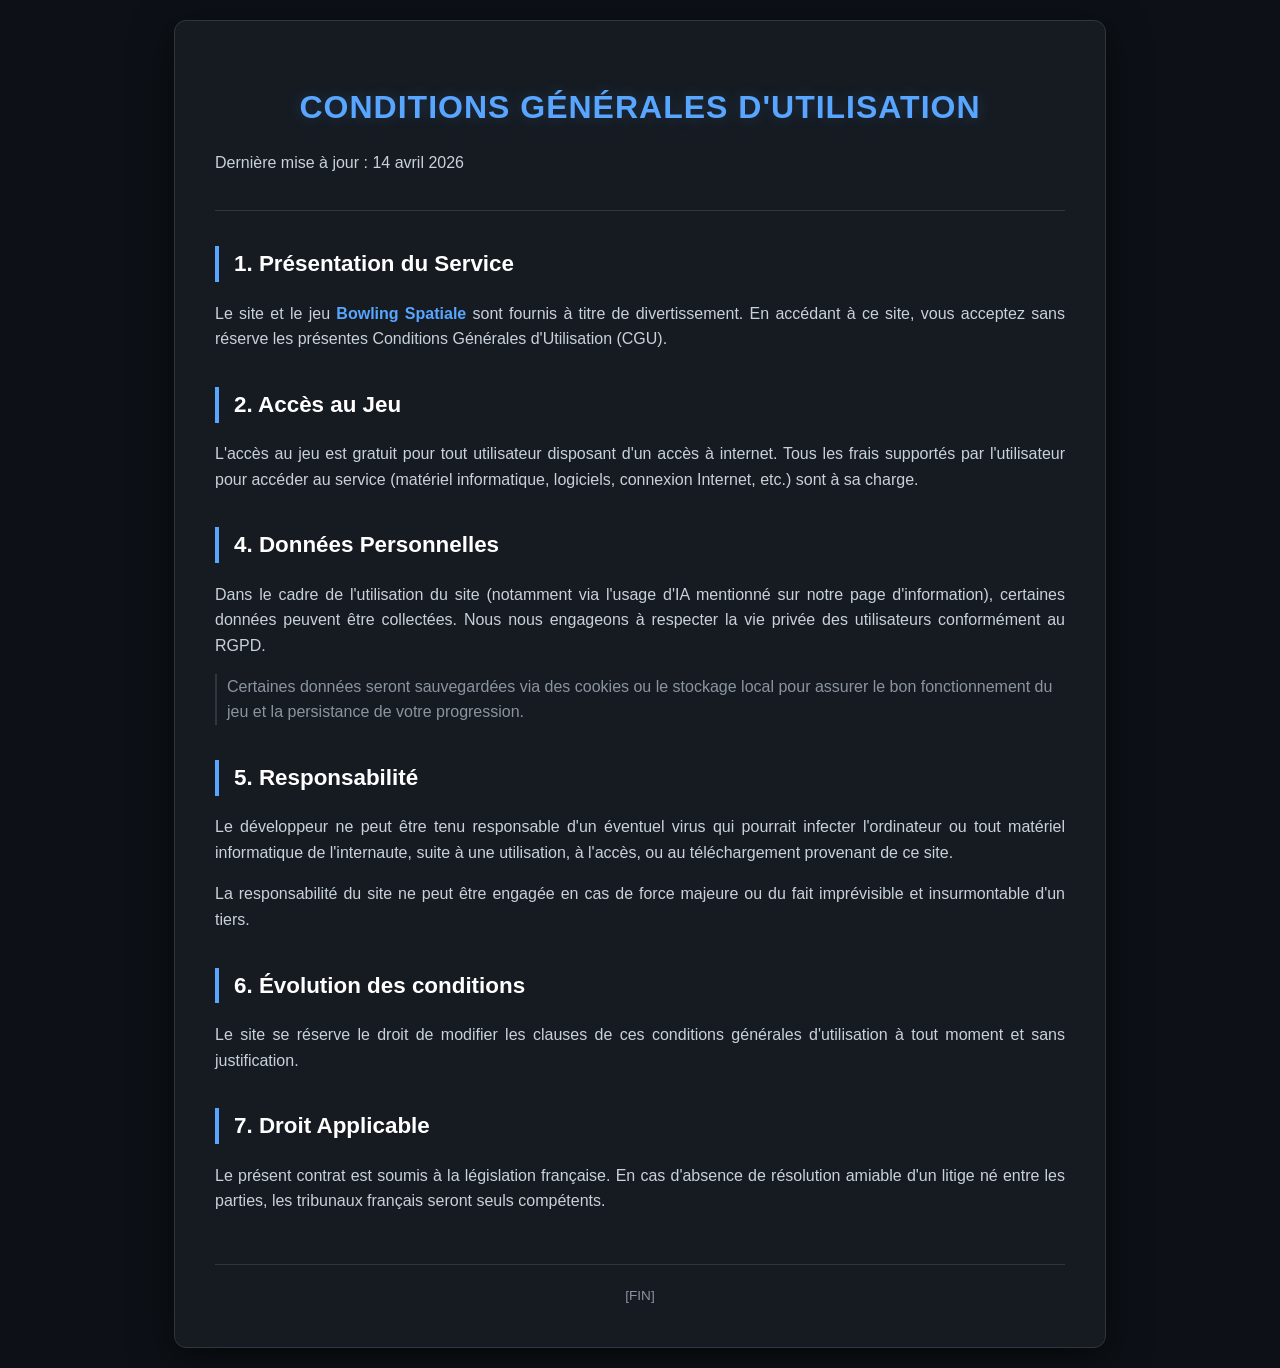
<file: cgu.html>
<!DOCTYPE html>
<html lang="fr">
<head>
    <meta charset="UTF-8">
    <meta name="viewport" content="width=device-width, initial-scale=1.0">
    <title>CGU - Bowling Spatiale</title>
    <style>
        :root {
            --bg-color: #0d1117; /* Teinte GitHub Dark plus profonde */
            --container-bg: #161b22;
            --accent-color: #58a6ff;
            --text-color: #c9d1d9;
            --heading-color: #ffffff;
            --border-color: #30363d;
            --glow: 0 0 15px rgba(88, 166, 255, 0.2);
        }

        body {
            font-family: -apple-system, BlinkMacSystemFont, "Segoe UI", Helvetica, Arial, sans-serif;
            background-color: var(--bg-color);
            color: var(--text-color);
            line-height: 1.6;
            margin: 0;
            padding: 20px;
            display: flex;
            justify-content: center;
        }

        .container {
            max-width: 850px;
            background: var(--container-bg);
            padding: 40px;
            border-radius: 12px;
            border: 1px solid var(--border-color);
            box-shadow: 0 10px 40px rgba(0,0,0,0.6);
        }

        header {
            text-align: center;
            border-bottom: 1px solid var(--border-color);
            margin-bottom: 30px;
            padding-bottom: 20px;
        }

        h1 { 
            color: var(--accent-color); 
            margin-bottom: 10px;
            text-transform: uppercase;
            letter-spacing: 1px;
            text-shadow: var(--glow);
        }

        h2 { 
            color: var(--heading-color); 
            border-left: 4px solid var(--accent-color); 
            padding-left: 15px; 
            margin-top: 35px;
            font-size: 1.4em;
        }
        
        p, li { margin-bottom: 15px; text-align: justify; }
        
        strong { color: var(--accent-color); }

        .footer {
            margin-top: 50px;
            padding-top: 20px;
            border-top: 1px solid var(--border-color);
            text-align: center;
            font-size: 0.85em;
            color: #8b949e;
        }

        .back-link {
            display: inline-block;
            margin-bottom: 25px;
            color: var(--accent-color);
            text-decoration: none;
            font-weight: 500;
            transition: color 0.3s;
        }

        .back-link:hover { color: #79c0ff; text-shadow: var(--glow); }

        em { color: #8b949e; font-style: normal; border-left: 2px solid #30363d; padding-left: 10px; display: block; margin-top: 10px; }
    </style>
</head>
<body>

<div class="container"> 
    
    <header>
        <h1>Conditions Générales d'Utilisation</h1>
        <p>Dernière mise à jour : 14 avril 2026</p>
    </header>

    <section>
        <h2>1. Présentation du Service</h2>
        <p>Le site et le jeu <strong>Bowling Spatiale</strong> sont fournis à titre de divertissement. En accédant à ce site, vous acceptez sans réserve les présentes Conditions Générales d'Utilisation (CGU).</p>
    </section>

    <section>
        <h2>2. Accès au Jeu</h2>
        <p>L'accès au jeu est gratuit pour tout utilisateur disposant d'un accès à internet. Tous les frais supportés par l'utilisateur pour accéder au service (matériel informatique, logiciels, connexion Internet, etc.) sont à sa charge.</p>
    </section>
    
    <section>
        <h2>4. Données Personnelles</h2>
        <p>Dans le cadre de l'utilisation du site (notamment via l'usage d'IA mentionné sur notre page d'information), certaines données peuvent être collectées. Nous nous engageons à respecter la vie privée des utilisateurs conformément au RGPD.</p>
        <em>Certaines données seront sauvegardées via des cookies ou le stockage local pour assurer le bon fonctionnement du jeu et la persistance de votre progression.</em>
    </section>

    <section>
        <h2>5. Responsabilité</h2>
        <p>Le développeur ne peut être tenu responsable d'un éventuel virus qui pourrait infecter l'ordinateur ou tout matériel informatique de l'internaute, suite à une utilisation, à l'accès, ou au téléchargement provenant de ce site.</p>
        <p>La responsabilité du site ne peut être engagée en cas de force majeure ou du fait imprévisible et insurmontable d'un tiers.</p>
    </section>

    <section>
        <h2>6. Évolution des conditions</h2>
        <p>Le site se réserve le droit de modifier les clauses de ces conditions générales d'utilisation à tout moment et sans justification.</p>
    </section>

    <section>
        <h2>7. Droit Applicable</h2>
        <p>Le présent contrat est soumis à la législation française. En cas d'absence de résolution amiable d'un litige né entre les parties, les tribunaux français seront seuls compétents.</p>
    </section>

    <div class="footer">
        [FIN]
    </div>
</div>

</body>
</html>
</file>
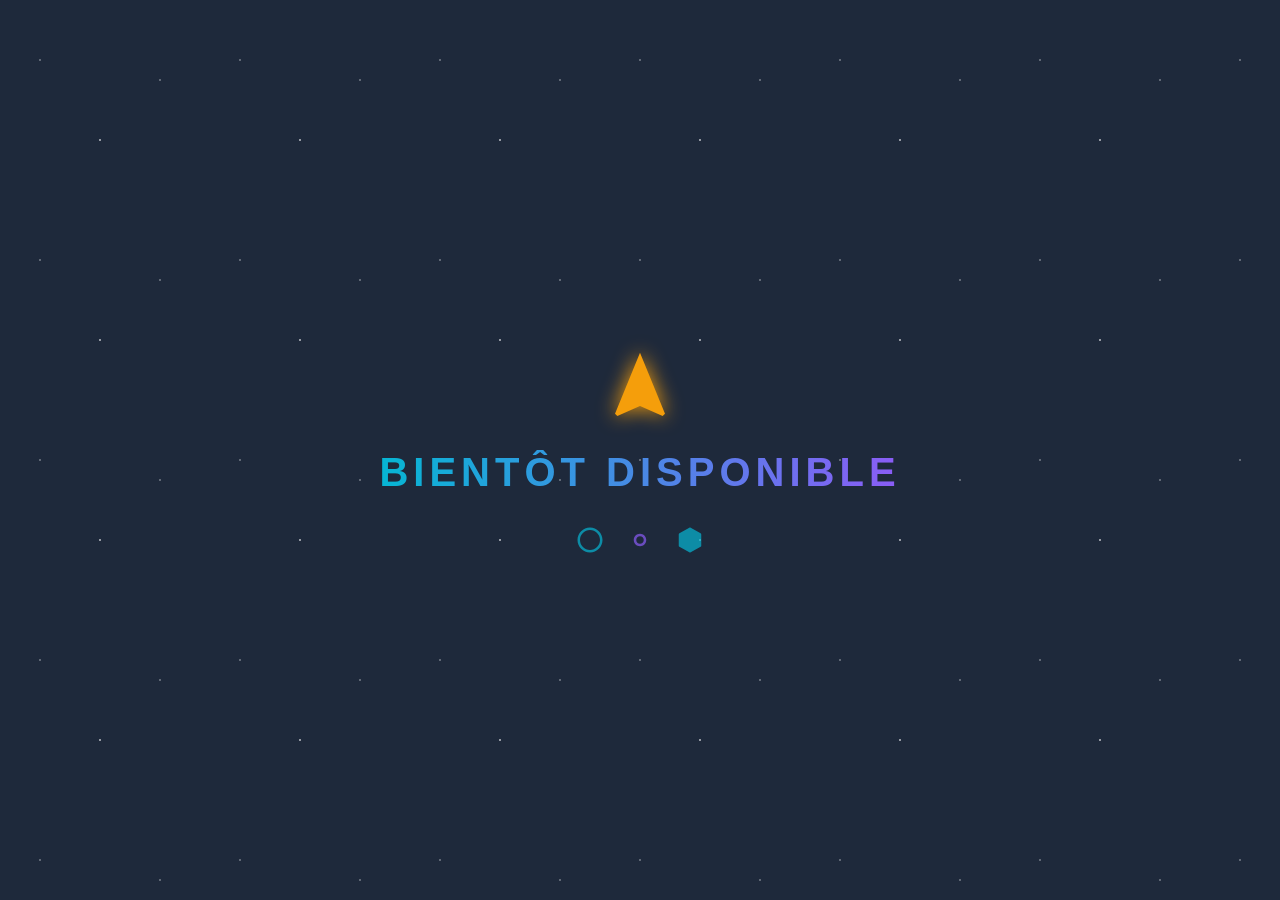
<file: coming-soon.html>
<!DOCTYPE html>
<html lang="fr">
<head>
    <meta charset="UTF-8">
    <meta name="viewport" content="width=device-width, initial-scale=1.0">
    <title>Coming Soon | Exploration Spatiale</title>
    <style>
        :root {
            --SPACE-BLUE: #1E293B;
            --STAR-CYAN: #06B6D4;
            --NOVA-ORANGE: #F59E0B;
            --PULSAR-PURPLE: #8B5CF6;
        }

        body {
            background-color: var(--SPACE-BLUE);
            color: white;
            margin: 0;
            height: 100vh;
            display: flex;
            flex-direction: column;
            align-items: center;
            justify-content: center;
            font-family: 'Segoe UI', sans-serif;
            overflow: hidden;
            text-align: center;
        }

        /* Fond étoilé */
        .stars {
            position: absolute;
            width: 100%;
            height: 100%;
            z-index: 0;
            background: radial-gradient(1px 1px at 20% 30%, #fff, rgba(0,0,0,0)),
                        radial-gradient(1.5px 1.5px at 50% 70%, #fff, rgba(0,0,0,0)),
                        radial-gradient(1px 1px at 80% 40%, #fff, rgba(0,0,0,0));
            background-size: 200px 200px;
        }

        .content {
            z-index: 10;
        }

        .main-icon {
            width: 80px;
            height: 80px;
            fill: var(--NOVA-ORANGE);
            filter: drop-shadow(0 0 10px var(--NOVA-ORANGE));
            animation: float 3s ease-in-out infinite;
            margin-bottom: 20px;
        }

        h1 {
            font-size: 2.5rem;
            text-transform: uppercase;
            letter-spacing: 5px;
            margin: 0;
            background: linear-gradient(to right, var(--STAR-CYAN), var(--PULSAR-PURPLE));
            -webkit-background-clip: text;
            -webkit-text-fill-color: transparent;
        }

        .secondary-icons {
            margin-top: 30px;
            display: flex;
            gap: 20px;
            justify-content: center;
        }

        .icon-small {
            width: 30px;
            height: 30px;
            fill: var(--STAR-CYAN);
            opacity: 0.7;
        }

        @keyframes float {
            0%, 100% { transform: translateY(0) rotate(5deg); }
            50% { transform: translateY(-20px) rotate(-5deg); }
        }

        @keyframes pulse-light {
            0% { opacity: 0.5; }
            50% { opacity: 1; }
            100% { opacity: 0.5; }
        }

        .glitch {
            animation: pulse-light 2s infinite;
        }
    </style>
</head>
<body>

    <div class="stars"></div>

    <div class="content">
        <svg class="main-icon" viewBox="0 0 24 24">
            <path d="M12,2L4.5,20.29L5.21,21L12,18L18.79,21L19.5,20.29L12,2Z" />
        </svg>

        <h1 class="glitch">Bientôt disponible</h1>

        <div class="secondary-icons">
            <svg class="icon-small" viewBox="0 0 24 24">
                <path d="M12,2C6.47,2,2,6.47,2,12s4.47,10,10,10s10-4.47,10-10S17.53,2,12,2z M12,20c-4.41,0-8-3.59-8-8s3.59-8,8-8s8,3.59,8,8S16.41,20,12,20z"/>
            </svg>
            <svg class="icon-small" style="fill: var(--PULSAR-PURPLE);" viewBox="0 0 24 24">
                <path d="M12,7c-2.76,0-5,2.24-5,5s2.24,5,5,5s5-2.24,5-5S14.76,7,12,7z M12,15c-1.65,0-3-1.35-3-3s1.35-3,3-3s3,1.35,3,3S13.65,15,12,15z"/>
            </svg>
            <svg class="icon-small" viewBox="0 0 24 24">
                <path d="M21,16.5C21,16.88 20.79,17.21 20.47,17.38L12.57,21.82C12.41,21.94 12.21,22 12,22C11.79,22 11.59,21.94 11.43,21.82L3.53,17.38C3.21,17.21 3,16.88 3,16.5V7.5C3,7.12 3.21,6.79 3.53,6.62L11.43,2.18C11.59,2.06 11.79,2 12,2C12.21,2 12.41,2.06 12.57,2.18L20.47,6.62C20.79,6.79 21,7.12 21,7.5V16.5Z"/>
            </svg>
        </div>
    </div>

</body>
</html>
</file>
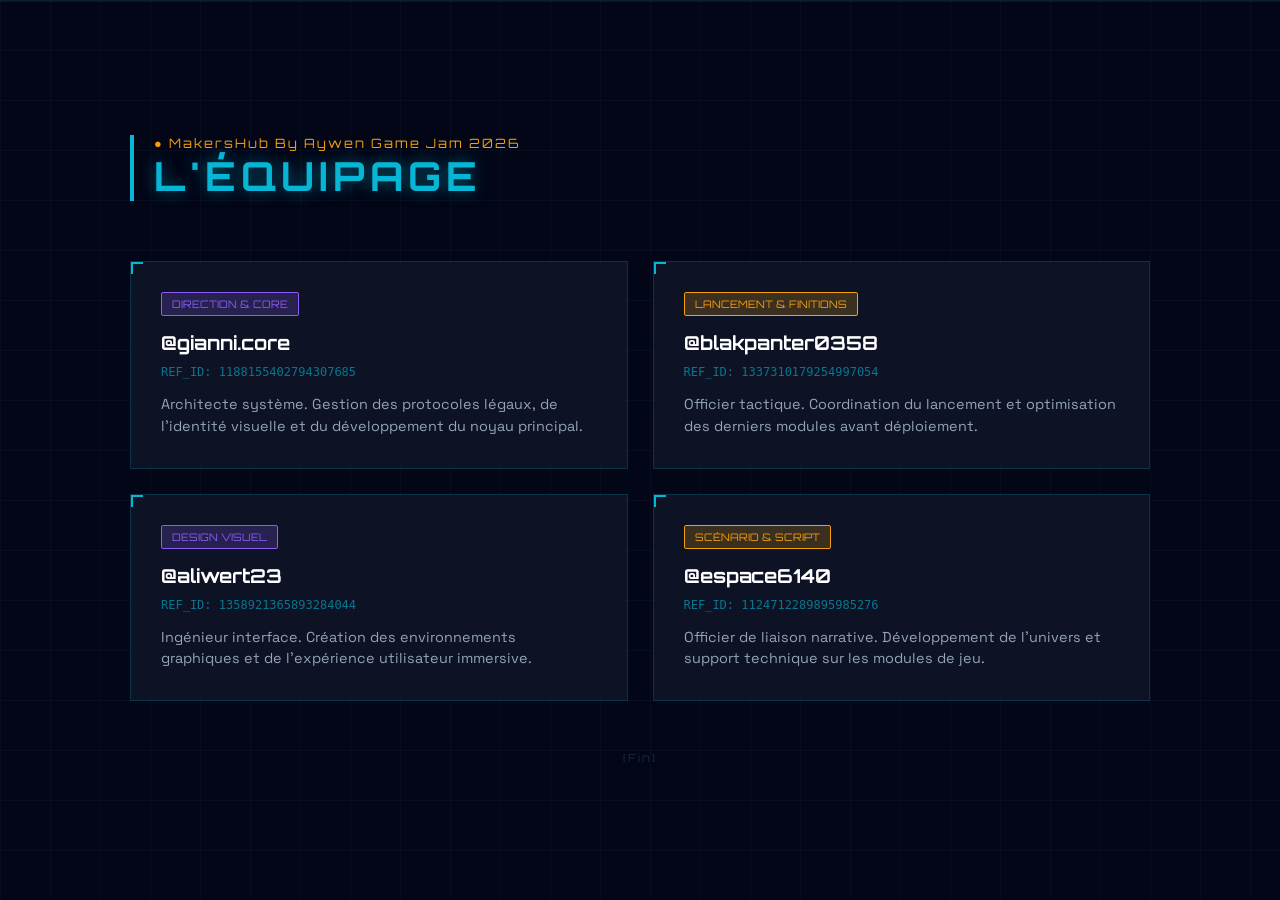
<file: credits.html>
<!DOCTYPE html>
<html lang="fr">
<head>
    <meta charset="UTF-8">
    <meta name="viewport" content="width=device-width, initial-scale=1.0">
    <title>Équipage du projet | 2026</title>
    <link href="https://fonts.googleapis.com/css2?family=Orbitron:wght@400;700&family=Space+Grotesk:wght@300;500&display=swap" rel="stylesheet">
    <style>
        :root {
            --space-blue: #1E293B;   /* Atmosphère */
            --star-cyan: #06B6D4;    /* Interfaces HUD */
            --nova-orange: #F59E0B;  /* Moteurs / Alertes */
            --pulsar-purple: #8B5CF6; /* Énergie exotique */
            --dark-void: #020617;
        }

        * { box-sizing: border-box; }

        body {
            background-color: var(--dark-void);
            color: #f1f5f9;
            font-family: 'Space Grotesk', sans-serif;
            margin: 0;
            display: flex;
            justify-content: center;
            align-items: center;
            min-height: 100vh;
            overflow-x: hidden;
            /* Texture de fond "grille radar" */
            background-image: 
                linear-gradient(rgba(30, 41, 59, 0.2) 1px, transparent 1px),
                linear-gradient(90deg, rgba(30, 41, 59, 0.2) 1px, transparent 1px);
            background-size: 50px 50px;
        }

        .main-frame {
            width: 95%;
            max-width: 1100px;
            padding: 40px;
            position: relative;
        }

        header {
            text-align: left;
            margin-bottom: 60px;
            border-left: 4px solid var(--star-cyan);
            padding-left: 20px;
        }

        h1 {
            font-family: 'Orbitron', sans-serif;
            font-size: 2.5rem;
            text-transform: uppercase;
            letter-spacing: 5px;
            margin: 0;
            color: var(--star-cyan);
            text-shadow: 0 0 15px rgba(6, 182, 212, 0.5);
        }

        .mission-status {
            color: var(--nova-orange);
            font-family: 'Orbitron', sans-serif;
            font-size: 0.8rem;
            letter-spacing: 2px;
        }

        /* Grille 2x2 ultra-propre */
        .crew-grid {
            display: grid;
            grid-template-columns: repeat(2, 1fr);
            gap: 25px;
        }

        .card {
            background: rgba(30, 41, 59, 0.4);
            border: 1px solid rgba(6, 182, 212, 0.2);
            padding: 30px;
            position: relative;
            transition: all 0.4s cubic-bezier(0.23, 1, 0.32, 1);
            overflow: hidden;
            backdrop-filter: blur(10px);
        }

        /* Effet de lueur au survol */
        .card:hover {
            border-color: var(--star-cyan);
            background: rgba(30, 41, 59, 0.6);
            transform: translateY(-5px);
            box-shadow: 0 10px 30px rgba(2, 6, 23, 0.8);
        }

        /* Coins HUD décoratifs */
        .card::before {
            content: "";
            position: absolute;
            top: 0; left: 0;
            width: 10px; height: 10px;
            border-top: 2px solid var(--star-cyan);
            border-left: 2px solid var(--star-cyan);
        }

        .tag {
            font-family: 'Orbitron', sans-serif;
            font-size: 0.65rem;
            padding: 4px 10px;
            border-radius: 2px;
            text-transform: uppercase;
            margin-bottom: 15px;
            display: inline-block;
        }

        /* Variantes de couleurs pour les rôles */
        .tag-dev { background: rgba(139, 92, 246, 0.2); color: var(--pulsar-purple); border: 1px solid var(--pulsar-purple); }
        .tag-ops { background: rgba(245, 158, 11, 0.2); color: var(--nova-orange); border: 1px solid var(--nova-orange); }

        .name {
            font-family: 'Orbitron', sans-serif;
            font-size: 1.2rem;
            margin: 0 0 10px 0;
            color: #fff;
        }

        .id-label {
            font-family: monospace;
            font-size: 0.75rem;
            color: var(--star-cyan);
            opacity: 0.6;
            display: block;
            margin-bottom: 15px;
        }

        .desc {
            font-size: 0.9rem;
            line-height: 1.5;
            color: #94a3b8;
            margin: 0;
        }

        footer {
            margin-top: 50px;
            font-family: 'Orbitron', sans-serif;
            font-size: 0.7rem;
            text-align: center;
            color: var(--space-blue);
            letter-spacing: 2px;
        }

        /* Responsive */
        @media (max-width: 850px) {
            .crew-grid { grid-template-columns: 1fr; }
            .main-frame { padding: 20px; }
        }

        /* Animation d'entrée */
        @keyframes scanline {
            0% { transform: translateY(-100%); }
            100% { transform: translateY(1000%); }
        }

        .scan {
            position: fixed;
            top: 0; left: 0; width: 100%; height: 2px;
            background: rgba(6, 182, 212, 0.1);
            animation: scanline 8s linear infinite;
            pointer-events: none;
        }
    </style>
</head>
<body>

    <div class="scan"></div>

    <main class="main-frame">
        <header>
            <div class="mission-status">● MakersHub By Aywen Game Jam 2026</div>
            <h1>L'Équipage</h1>
        </header>

        <div class="crew-grid">
            
            <article class="card">
                <span class="tag tag-dev">Direction & Core</span>
                <h2 class="name">@gianni.core</h2>
                <span class="id-label">REF_ID: 1188155402794307685</span>
                <p class="desc">Architecte système. Gestion des protocoles légaux, de l'identité visuelle et du développement du noyau principal.</p>
            </article>

            <article class="card">
                <span class="tag tag-ops">Lancement & Finitions</span>
                <h2 class="name">@blakpanter0358</h2>
                <span class="id-label">REF_ID: 1337310179254997054</span>
                <p class="desc">Officier tactique. Coordination du lancement et optimisation des derniers modules avant déploiement.</p>
            </article>

            <article class="card">
                <span class="tag tag-dev">Design Visuel</span>
                <h2 class="name">@aliwert23</h2>
                <span class="id-label">REF_ID: 1358921365893284044</span>
                <p class="desc">Ingénieur interface. Création des environnements graphiques et de l'expérience utilisateur immersive.</p>
            </article>

            <article class="card">
                <span class="tag tag-ops">Scénario & Script</span>
                <h2 class="name">@espace6140</h2>
                <span class="id-label">REF_ID: 1124712289895985276</span>
                <p class="desc">Officier de liaison narrative. Développement de l'univers et support technique sur les modules de jeu.</p>
            </article>

        </div>

        <footer>
            [Fin]
        </footer>
    </main>

</body>
</html>
</file>
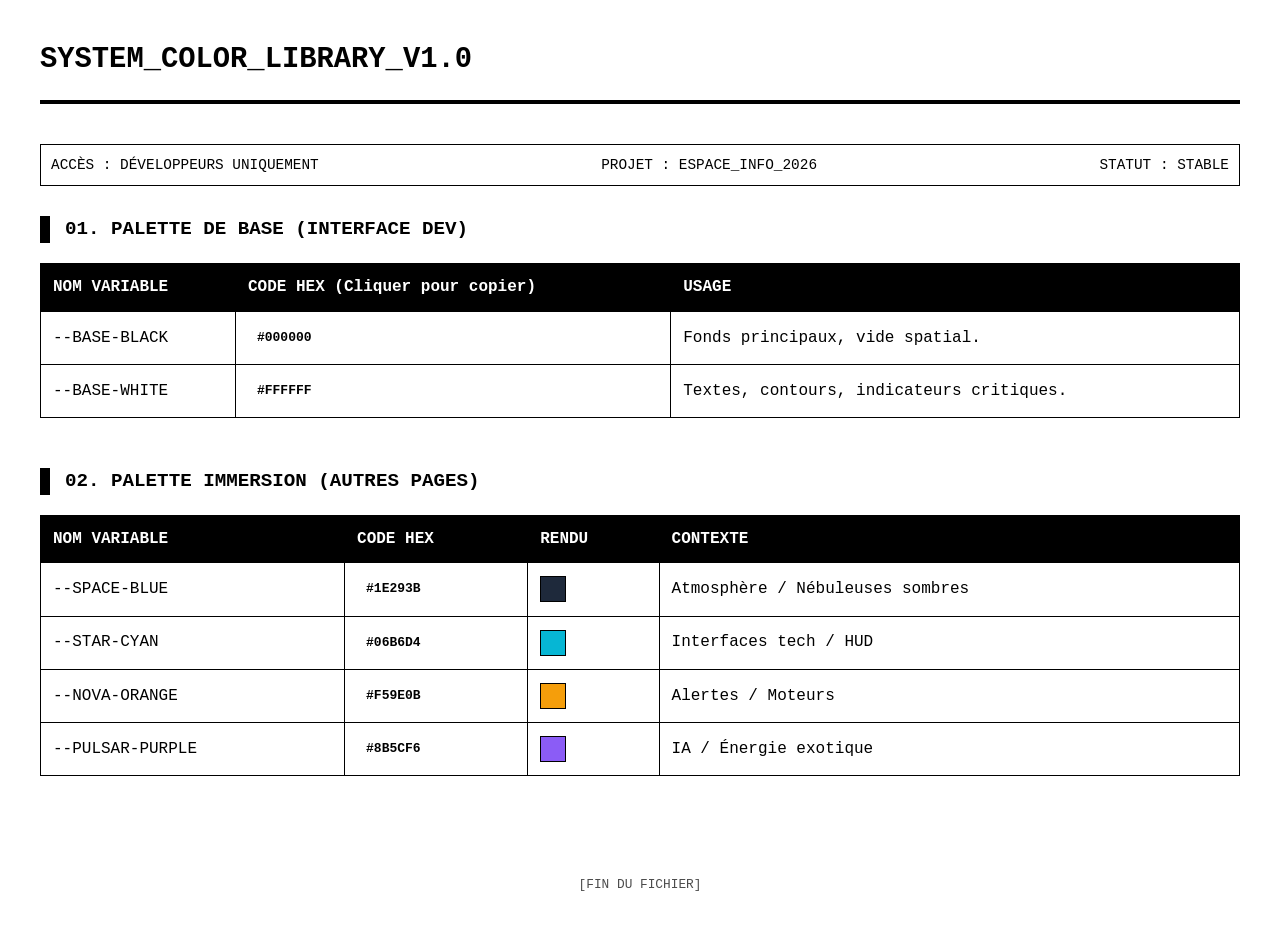
<file: instruction-color_dev.html>
<!DOCTYPE html>
<html lang="fr">
<head>
    <meta charset="UTF-8">
    <meta name="viewport" content="width=device-width, initial-scale=1.0">
    <title>DEV_DOC | Système Chromatique</title>
    <style>
        /* DESIGN SYSTÈME - NOIR ET BLANC UNIQUEMENT */
        :root {
            --bg: #ffffff;
            --text: #000000;
            --border: #000000;
            --hover: #f0f0f0;
        }

        body {
            background-color: var(--bg);
            color: var(--text);
            font-family: "Courier New", Courier, monospace;
            margin: 0;
            padding: 40px;
            line-height: 1.4;
        }

        header {
            border-bottom: 4px solid var(--border);
            margin-bottom: 40px;
            padding-bottom: 20px;
        }

        h1 {
            font-size: 1.8rem;
            margin: 0;
            text-transform: uppercase;
        }

        .status-bar {
            border: 1px solid var(--border);
            padding: 10px;
            margin-bottom: 30px;
            font-size: 0.9rem;
            display: flex;
            justify-content: space-between;
        }

        section {
            margin-bottom: 50px;
        }

        h2 {
            font-size: 1.2rem;
            border-left: 10px solid var(--border);
            padding-left: 15px;
            margin-bottom: 20px;
            text-transform: uppercase;
        }

        table {
            width: 100%;
            border-collapse: collapse;
            margin-top: 10px;
        }

        th, td {
            border: 1px solid var(--border);
            padding: 12px;
            text-align: left;
        }

        th {
            background-color: var(--text);
            color: var(--bg);
        }

        /* Styles pour les codes HEX cliquables */
        code {
            font-weight: bold;
            padding: 4px 8px;
            border: 1px solid transparent;
            transition: all 0.2s;
            cursor: pointer;
            display: inline-block;
        }

        code:hover {
            background-color: var(--text);
            color: var(--bg);
        }

        .preview {
            width: 24px;
            height: 24px;
            border: 1px solid var(--border);
            display: inline-block;
            vertical-align: middle;
        }

        .copy-feedback {
            position: fixed;
            bottom: 20px;
            right: 20px;
            border: 2px solid var(--border);
            background: var(--bg);
            padding: 10px 20px;
            display: none;
            font-weight: bold;
        }

        footer {
            margin-top: 100px;
            font-size: 0.8rem;
            text-align: center;
            opacity: 0.7;
        }
    </style>
</head>
<body>

    <header>
        <h1>System_Color_Library_v1.0</h1>
    </header>

    <div class="status-bar">
        <span>ACCÈS : DÉVELOPPEURS UNIQUEMENT</span>
        <span>PROJET : ESPACE_INFO_2026</span>
        <span>STATUT : STABLE</span>
    </div>

    <section>
        <h2>01. Palette de Base (Interface Dev)</h2>
        <table>
            <thead>
                <tr>
                    <th>NOM VARIABLE</th>
                    <th>CODE HEX (Cliquer pour copier)</th>
                    <th>USAGE</th>
                </tr>
            </thead>
            <tbody>
                <tr>
                    <td>--BASE-BLACK</td>
                    <td><code>#000000</code></td>
                    <td>Fonds principaux, vide spatial.</td>
                </tr>
                <tr>
                    <td>--BASE-WHITE</td>
                    <td><code>#FFFFFF</code></td>
                    <td>Textes, contours, indicateurs critiques.</td>
                </tr>
            </tbody>
        </table>
    </section>

    <section>
        <h2>02. Palette Immersion (Autres Pages)</h2>
        <table>
            <thead>
                <tr>
                    <th>NOM VARIABLE</th>
                    <th>CODE HEX</th>
                    <th>RENDU</th>
                    <th>CONTEXTE</th>
                </tr>
            </thead>
            <tbody>
                <tr>
                    <td>--SPACE-BLUE</td>
                    <td><code>#1E293B</code></td>
                    <td><div class="preview" style="background:#1E293B"></div></td>
                    <td>Atmosphère / Nébuleuses sombres</td>
                </tr>
                <tr>
                    <td>--STAR-CYAN</td>
                    <td><code>#06B6D4</code></td>
                    <td><div class="preview" style="background:#06B6D4"></div></td>
                    <td>Interfaces tech / HUD</td>
                </tr>
                <tr>
                    <td>--NOVA-ORANGE</td>
                    <td><code>#F59E0B</code></td>
                    <td><div class="preview" style="background:#F59E0B"></div></td>
                    <td>Alertes / Moteurs</td>
                </tr>
                <tr>
                    <td>--PULSAR-PURPLE</td>
                    <td><code>#8B5CF6</code></td>
                    <td><div class="preview" style="background:#8B5CF6"></div></td>
                    <td>IA / Énergie exotique</td>
                </tr>
            </tbody>
        </table>
    </section>

    <div id="feedback" class="copy-feedback">VALEUR COPIÉE !</div>

    <footer>
        [FIN DU FICHIER]
    </footer>

    <script>
        // Gestion de la copie dans le presse-papier
        const codes = document.querySelectorAll('code');
        const feedback = document.getElementById('feedback');

        codes.forEach(code => {
            code.addEventListener('click', () => {
                const hex = code.innerText;
                
                navigator.clipboard.writeText(hex).then(() => {
                    // Affichage du message de confirmation
                    feedback.style.display = 'block';
                    
                    // Masquer après 1.5 seconde
                    setTimeout(() => {
                        feedback.style.display = 'none';
                    }, 1500);
                });
            });
        });
    </script>

</body>
</html>
</file>
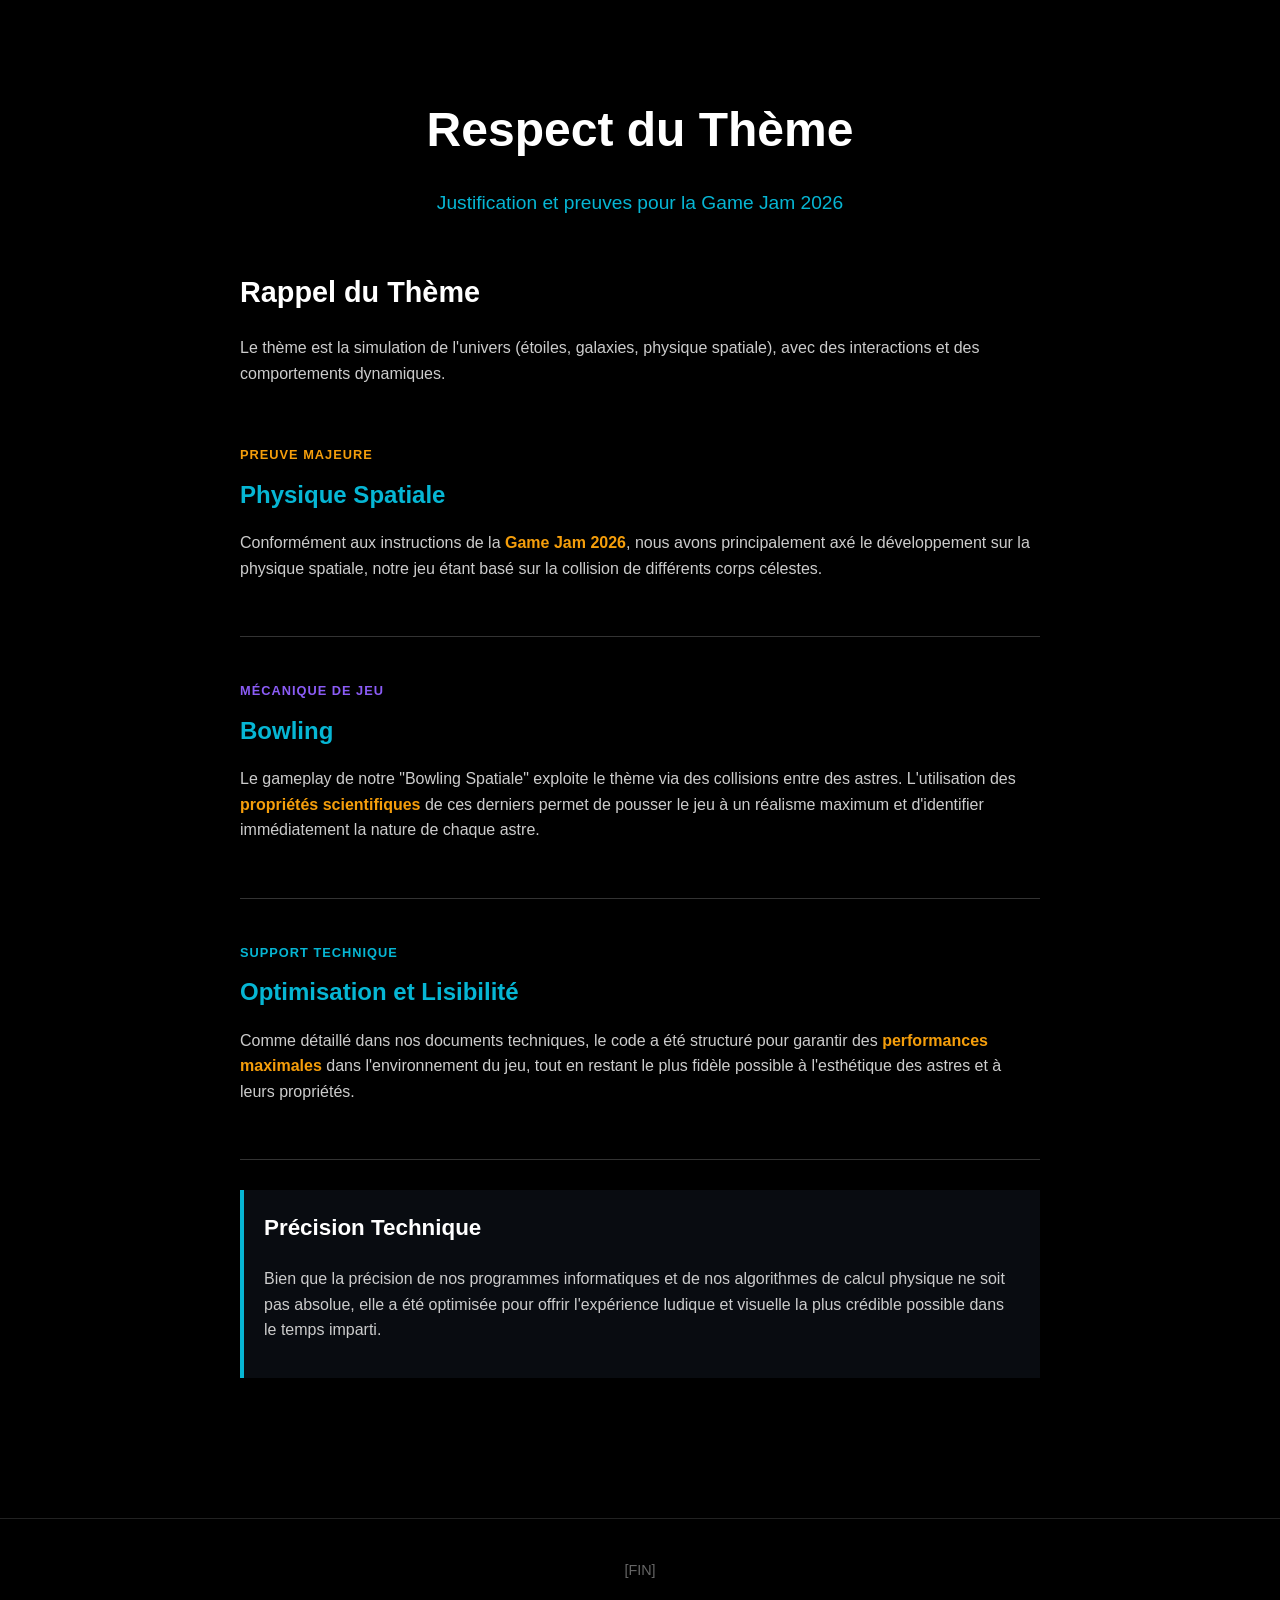
<file: justificatif-thème.html>
<!DOCTYPE html>
<html lang="fr">
<head>
    <meta charset="UTF-8">
    <meta name="viewport" content="width=device-width, initial-scale=1.0">
    <title>Justification Thématique | Game Jam 2026</title>
    <style>
        /* PALETTE OFFICIELLE */
        :root {
            --BASE-BLACK: #000000;
            --BASE-WHITE: #FFFFFF;
            --SPACE-BLUE: #1E293B;
            --STAR-CYAN: #06B6D4;
            --NOVA-ORANGE: #F59E0B;
            --PULSAR-PURPLE: #8B5CF6;
        }

        body {
            background-color: var(--BASE-BLACK);
            color: var(--BASE-WHITE);
            font-family: -apple-system, BlinkMacSystemFont, "Segoe UI", Roboto, Helvetica, Arial, sans-serif;
            line-height: 1.6;
            margin: 0;
            padding: 0;
            display: flex;
            flex-direction: column;
            align-items: center;
        }

        .container {
            max-width: 800px;
            width: 90%;
            padding: 60px 0;
        }

        /* STYLE DES TITRES */
        h1 {
            font-size: 3rem;
            margin-bottom: 10px;
            text-align: center;
        }

        .subtitle {
            font-size: 1.2rem;
            color: var(--STAR-CYAN);
            text-align: center;
            margin-bottom: 50px;
            font-weight: 400;
        }

        h2 {
            font-size: 1.8rem;
            margin-top: 40px;
            margin-bottom: 20px;
        }

        /* BLOCS DE PREUVE / CARTES */
        .card {
            background-color: transparent;
            border-bottom: 1px solid #333;
            padding: 40px 0;
        }

        .card:last-child {
            border-bottom: none;
        }

        .badge {
            display: inline-block;
            font-size: 0.8rem;
            text-transform: uppercase;
            letter-spacing: 1px;
            color: var(--PULSAR-PURPLE);
            margin-bottom: 10px;
            font-weight: bold;
        }

        h3 {
            font-size: 1.5rem;
            margin: 0 0 15px 0;
            color: var(--STAR-CYAN);
        }

        p {
            margin-bottom: 15px;
            color: #ccc;
        }

        strong {
            color: var(--NOVA-ORANGE);
        }

        /* FOOTER MINIMALISTE */
        footer {
            margin-top: 50px;
            padding: 40px;
            font-size: 0.9rem;
            color: #666;
            text-align: center;
            width: 100%;
            border-top: 1px solid #222;
        }

        /* MISE EN AVANT */
        .highlight-box {
            background-color: rgba(30, 41, 59, 0.3);
            border-left: 4px solid var(--STAR-CYAN);
            padding: 20px;
            margin: 30px 0;
        }
    </style>
</head>
<body>

    <div class="container">
        
        <h1>Respect du Thème</h1>
        <p class="subtitle">Justification et preuves pour la Game Jam 2026</p>

        <section>
            <h2>Rappel du Thème</h2>
            <p>
                Le thème est la simulation de l'univers (étoiles, galaxies, physique spatiale), avec des interactions et des comportements dynamiques.
            </p>
        </section>

        <div class="card">
            <span class="badge" style="color: var(--NOVA-ORANGE);">Preuve Majeure</span>
            <h3>Physique Spatiale</h3>
            <p>
                Conformément aux instructions de la <strong>Game Jam 2026</strong>, nous avons principalement axé le développement sur la physique spatiale, notre jeu étant basé sur la collision de différents corps célestes.
            </p>
        </div>

        <div class="card">
            <span class="badge">Mécanique de Jeu</span>
            <h3>Bowling</h3>
            <p>
                Le gameplay de notre "Bowling Spatiale" exploite le thème via des collisions entre des astres. L'utilisation des <strong>propriétés scientifiques</strong> de ces derniers permet de pousser le jeu à un réalisme maximum et d'identifier immédiatement la nature de chaque astre.
            </p>
        </div>

        <div class="card">
            <span class="badge" style="color: var(--STAR-CYAN);">Support Technique</span>
            <h3>Optimisation et Lisibilité</h3>
            <p>
                Comme détaillé dans nos documents techniques, le code a été structuré pour garantir des <strong>performances maximales</strong> dans l'environnement du jeu, tout en restant le plus fidèle possible à l'esthétique des astres et à leurs propriétés.
            </p>
        </div>

        <section class="highlight-box">
            <h2 style="margin-top: 0; font-size: 1.4rem;">Précision Technique</h2>
            <p>
                Bien que la précision de nos programmes informatiques et de nos algorithmes de calcul physique ne soit pas absolue, elle a été optimisée pour offrir l'expérience ludique et visuelle la plus crédible possible dans le temps imparti.
            </p>
        </section>

    </div>

    <footer>
        [FIN]
    </footer>

</body>
</html>
</file>
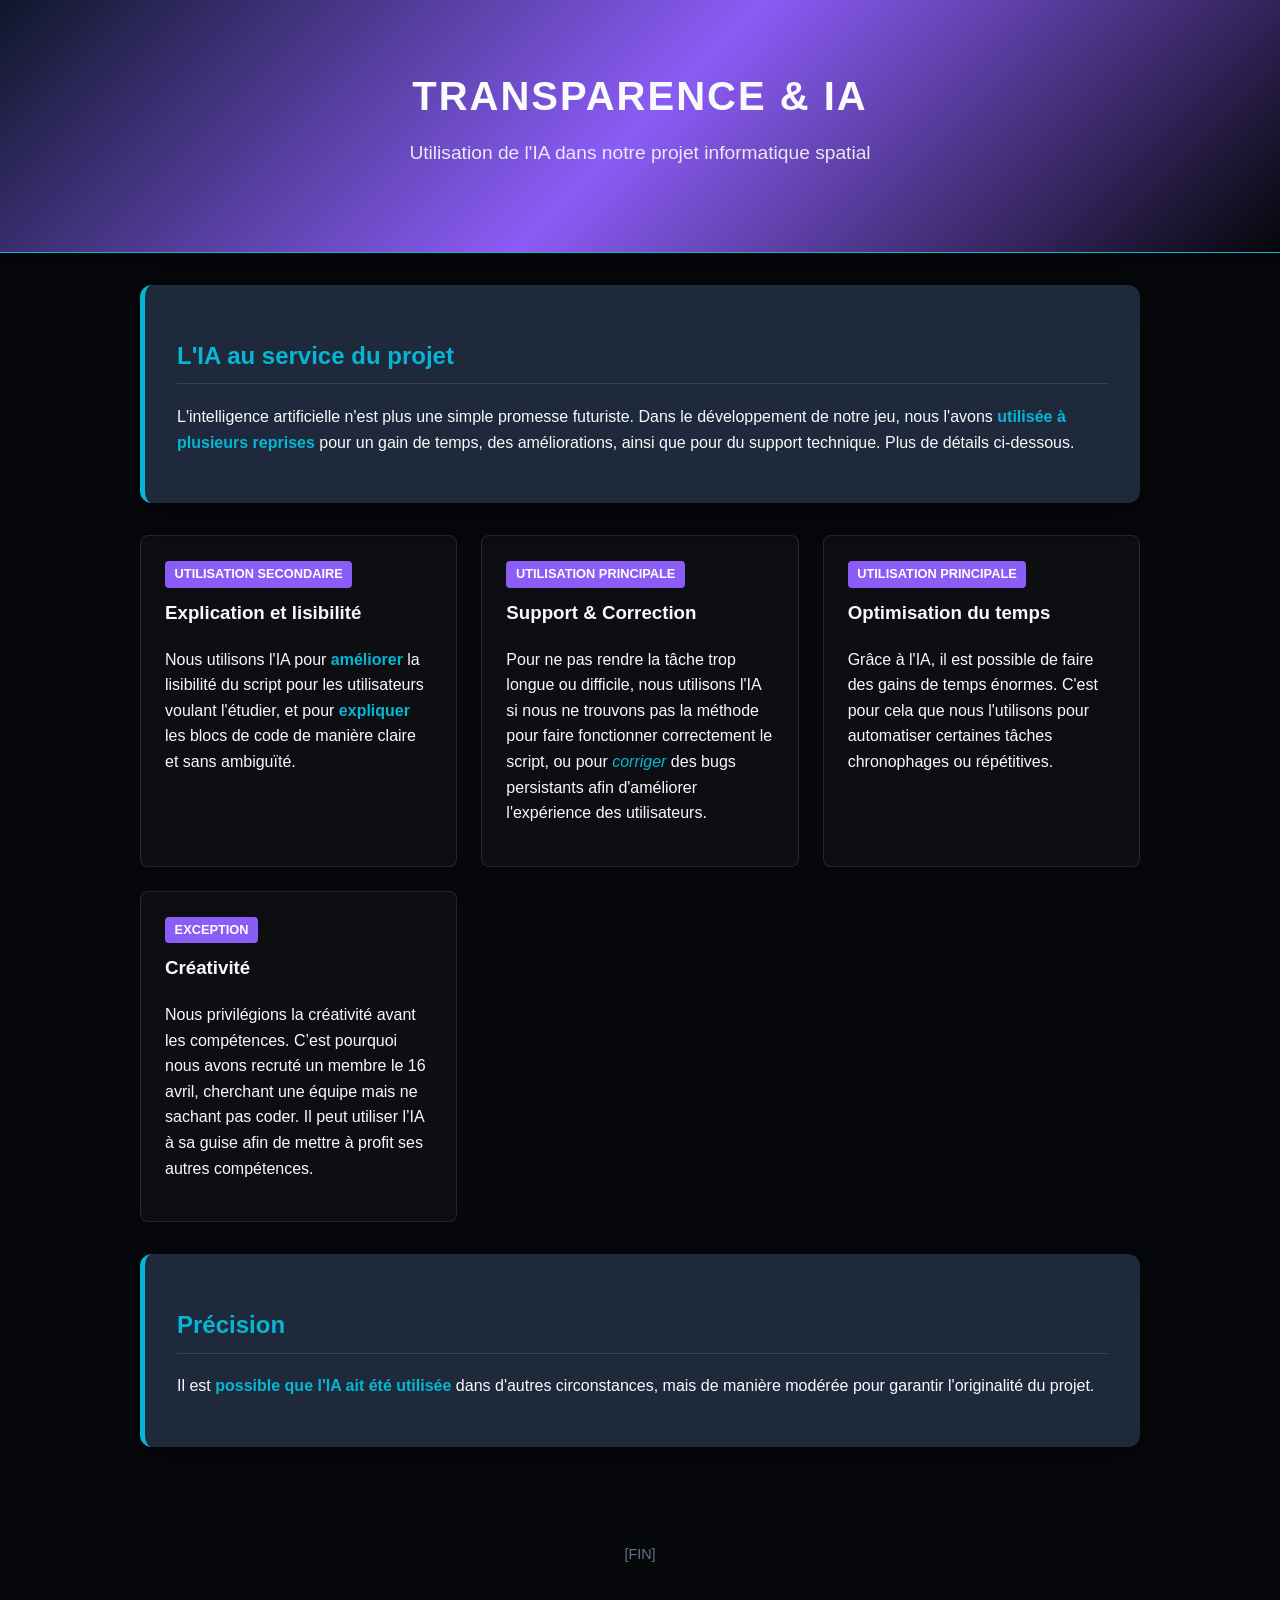
<file: use-ai-info.html>
<!DOCTYPE html>
<html lang="fr">
<head>
    <meta charset="UTF-8">
    <meta name="viewport" content="width=device-width, initial-scale=1.0">
    <title>Utilisation de l'IA - Projet Espace</title>
    <style>
        :root {
            /* Palette Espace */
            --primary: #06b6d4;    /* Cyan Étoile */
            --secondary: #8b5cf6;  /* Violet Nébuleuse */
            --dark: #05070a;       /* Noir Spatial */
            --light: #f8fafc;      /* Starlight */
            --gray: #1e293b;       /* Bleu profond */
        }

        body {
            font-family: 'Segoe UI', Tahoma, Geneva, Verdana, sans-serif;
            line-height: 1.6;
            color: var(--light);
            background-color: var(--dark);
            margin: 0;
            padding: 0;
        }

        header {
            /* Dégradé rappelant une nébuleuse */
            background: linear-gradient(135deg, #0f172a, var(--secondary), var(--dark));
            padding: 4rem 2rem;
            text-align: center;
            box-shadow: 0 4px 15px rgba(0,0,0,0.5);
            border-bottom: 1px solid var(--primary);
        }

        h1 { margin: 0; font-size: 2.5rem; text-transform: uppercase; letter-spacing: 2px; }
        p.subtitle { font-size: 1.2rem; opacity: 0.9; margin-top: 10px; }

        .container {
            max-width: 1000px;
            margin: 2rem auto;
            padding: 0 1rem;
        }

        section {
            background: var(--gray);
            border-radius: 12px;
            padding: 2rem;
            margin-bottom: 2rem;
            border-left: 5px solid var(--primary);
            box-shadow: 0 10px 30px rgba(0,0,0,0.3);
        }

        h2 { color: var(--primary); border-bottom: 1px solid #334155; padding-bottom: 0.5rem; }

        .grid {
            display: grid;
            grid-template-columns: repeat(auto-fit, minmax(300px, 1fr));
            gap: 1.5rem;
        }

        .card {
            background: rgba(255,255,255,0.03);
            padding: 1.5rem;
            border-radius: 8px;
            border: 1px solid rgba(255,255,255,0.1);
            transition: all 0.3s ease;
        }

        .card:hover { 
            transform: translateY(-5px); 
            background: rgba(255,255,255,0.07);
            border-color: var(--secondary);
        }

        .tag {
            display: inline-block;
            background: var(--secondary);
            color: white;
            padding: 0.2rem 0.6rem;
            border-radius: 4px;
            font-size: 0.8rem;
            margin-bottom: 10px;
            text-transform: uppercase;
            font-weight: bold;
        }

        h3 { color: var(--light); margin-top: 0; }

        footer { text-align: center; padding: 4rem 2rem; color: #64748b; font-size: 0.9rem; }
        
        strong, em { color: var(--primary); }
    </style>
</head>
<body>

    <header>
        <h1>Transparence & IA</h1>
        <p class="subtitle">Utilisation de l'IA dans notre projet informatique spatial</p>
    </header>

    <div class="container">
        
        <section id="intro">
            <h2>L'IA au service du projet</h2>
            <p>L'intelligence artificielle n'est plus une simple promesse futuriste. Dans le développement de notre jeu, nous l'avons <strong>utilisée à plusieurs reprises</strong> pour un gain de temps, des améliorations, ainsi que pour du support technique. Plus de détails ci-dessous.</p>
        </section>

        <div class="grid">
            <article class="card">
                <span class="tag">Utilisation secondaire</span>
                <h3>Explication et lisibilité</h3>
                <p>Nous utilisons l'IA pour <strong>améliorer</strong> la lisibilité du script pour les utilisateurs voulant l'étudier, et pour <strong>expliquer</strong> les blocs de code de manière claire et sans ambiguïté.</p>
            </article>

            <article class="card">
                <span class="tag">Utilisation Principale</span>
                <h3>Support & Correction</h3>
                <p>Pour ne pas rendre la tâche trop longue ou difficile, nous utilisons l'IA si nous ne trouvons pas la méthode pour faire fonctionner correctement le script, ou pour <em>corriger</em> des bugs persistants afin d'améliorer l'expérience des utilisateurs.</p>
            </article>

            <article class="card">
                <span class="tag">Utilisation Principale</span>
                <h3>Optimisation du temps</h3>
                <p>Grâce à l'IA, il est possible de faire des gains de temps énormes. C'est pour cela que nous l'utilisons pour automatiser certaines tâches chronophages ou répétitives.</p>
            </article>

            <article class="card">
    <span class="tag">Exception</span>
    <h3>Créativité</h3>
    <p>
        Nous privilégions la créativité avant les compétences. C’est pourquoi nous avons recruté un membre le 16 avril, cherchant une équipe mais ne sachant pas coder. Il peut utiliser l’IA à sa guise afin de mettre à profit ses autres compétences.
    </p>
</article>
        </div>

        <section style="margin-top: 2rem;">
            <h2>Précision</h2>
            <p>Il est <strong>possible que l'IA ait été utilisée</strong> dans d'autres circonstances, mais de manière modérée pour garantir l'originalité du projet.</p>
        </section>

    </div>

    <footer>
        [FIN]
    </footer>

</body>
</html>
</file>
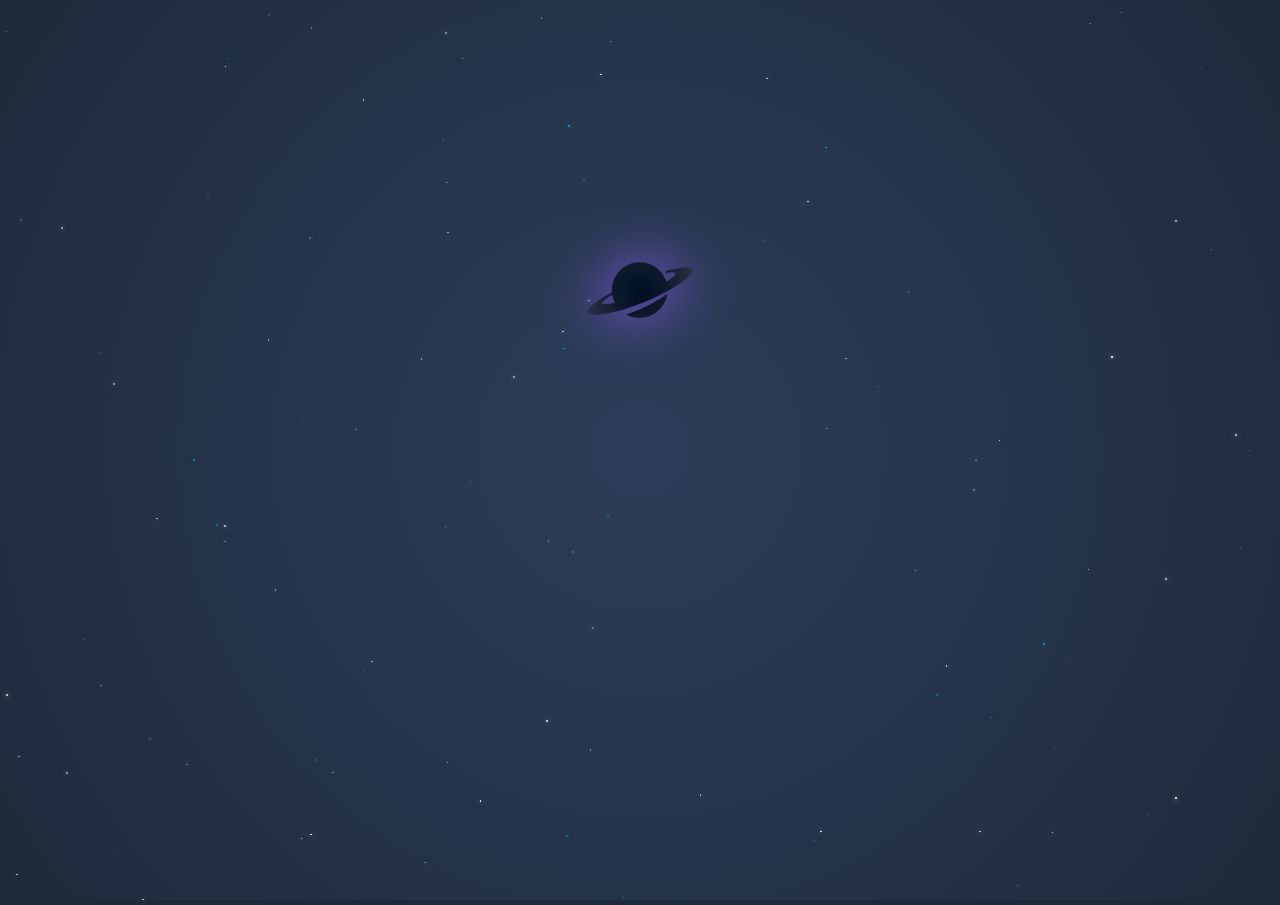
<file: data-anim/launcher.html>
<!DOCTYPE html>
<html lang="fr">
<head>
    <meta charset="UTF-8">
    <meta name="viewport" content="width=device-width, initial-scale=1.0">
    <title>Space Bowling - Deep Space Edition</title>
    <style>
        :root {
            --SPACE-BLUE: #1E293B;
            --STAR-CYAN: #06B6D4;
            --NOVA-ORANGE: #F59E0B;
            --PULSAR-PURPLE: #8B5CF6;
        }

        body, html {
            margin: 0; padding: 0; width: 100%; height: 100%;
            background-color: var(--SPACE-BLUE);
            overflow: hidden;
        }

        /* Fond avec gradient Nébuleuse */
        .starfield {
            position: absolute; top: 0; left: 0; width: 100%; height: 100%;
            background: radial-gradient(circle at center, #2d3e5a 0%, var(--SPACE-BLUE) 100%);
            z-index: 0;
        }

        .scene {
            position: absolute; top: 50%; left: 50%;
            width: 0; height: 0; z-index: 10;
        }

        /* Effet d'impact (Nova Orange) */
        .impact-flash {
            position: absolute;
            top: 50%; left: 50%;
            width: 10px; height: 10px;
            background: var(--NOVA-ORANGE);
            border-radius: 50%;
            transform: translate(-50%, -50%);
            opacity: 0;
            z-index: 5;
        }
        .flash-active {
            animation: flashAnim 0.5s ease-out;
        }

        @keyframes flashAnim {
            0% { transform: translate(-50%, -50%) scale(1); opacity: 1; filter: blur(0); }
            100% { transform: translate(-50%, -50%) scale(40); opacity: 0; filter: blur(20px); }
        }

        /* Les Quilles version Tech */
        .pin {
            position: absolute;
            width: 20px; height: 70px;
            margin: -35px 0 0 -10px;
            background: linear-gradient(to bottom, #f8fafc 25%, var(--STAR-CYAN) 25%, var(--STAR-CYAN) 35%, #f8fafc 35%);
            border-radius: 40% 40% 50% 50% / 60% 60% 40% 40%;
            box-shadow: 0 0 15px rgba(6, 182, 212, 0.3);
            transition: all 0.8s cubic-bezier(0.2, 0.5, 0.3, 1);
        }

        /* Placement initial */
        .p1 { transform: translate(0, 0); }
        .p2 { transform: translate(25px, -20px); }
        .p3 { transform: translate(25px, 20px); }
        .p4 { transform: translate(50px, -40px); }
        .p5 { transform: translate(50px, 0); }
        .p6 { transform: translate(50px, 40px); }

        /* Éclatement */
        .pin.scatter.p1 { transform: translate(300px, -250px) rotate(200deg); opacity: 0; }
        .pin.scatter.p2 { transform: translate(350px, -400px) rotate(-150deg); opacity: 0; }
        .pin.scatter.p3 { transform: translate(320px, 350px) rotate(120deg); opacity: 0; }
        .pin.scatter.p4 { transform: translate(450px, -200px) rotate(280deg); opacity: 0; }
        .pin.scatter.p5 { transform: translate(500px, 50px) rotate(-90deg); opacity: 0; }
        .pin.scatter.p6 { transform: translate(420px, 420px) rotate(180deg); opacity: 0; }

        /* Logo Planète avec Pulsar Purple */
        .planet-logo {
            position: absolute;
            width: 140px; height: 140px;
            margin: -70px 0 0 -70px;
            filter: drop-shadow(0 0 20px var(--PULSAR-PURPLE));
            z-index: 10;
            animation: strikeAndLogo 2.5s cubic-bezier(0.25, 0.1, 0.25, 1) forwards;
        }

        @keyframes strikeAndLogo {
            0% { transform: translateX(-70vw) rotate(0deg) scale(0.5); }
            40% { transform: translateX(0) rotate(720deg) scale(0.9); } /* Impact */
            100% { transform: translateX(0) translateY(-160px) rotate(1080deg) scale(1.4); } 
        }

        /* Secousse */
        @keyframes shake {
            0%, 100% { transform: translate(0, 0); }
            20% { transform: translate(-10px, 5px); }
            40% { transform: translate(10px, -5px); }
        }
        .shake-active { animation: shake 0.3s ease-in-out; }
    </style>
</head>
<body>

    <div class="starfield" id="starfield"></div>
    <div class="impact-flash" id="flash"></div>

    <div class="scene" id="mainScene">
        <div class="pin p1"></div>
        <div class="pin p2"></div>
        <div class="pin p3"></div>
        <div class="pin p4"></div>
        <div class="pin p5"></div>
        <div class="pin p6"></div>

        <img src="https://user-anonymous-dev.github.io/bowling-spatiale_/picture/logo.png" alt="Logo" class="planet-logo">
    </div>

    <script>
        // Étoiles en Star-Cyan
        const sf = document.getElementById('starfield');
        for (let i = 0; i < 120; i++) {
            let s = document.createElement('div');
            let color = Math.random() > 0.8 ? '#06B6D4' : '#FFFFFF';
            s.style.cssText = `position:absolute; width:1.5px; height:1.5px; background:${color}; border-radius:50%; top:${Math.random()*100}%; left:${Math.random()*100}%; opacity:${Math.random()}; box-shadow: 0 0 5px ${color};`;
            sf.appendChild(s);
        }

        window.onload = () => {
            const scene = document.getElementById('mainScene');
            const pins = document.querySelectorAll('.pin');
            const flash = document.getElementById('flash');

            // Impact à 40% de 2.5s = 1000ms
            setTimeout(() => {
                scene.classList.add('shake-active');
                flash.classList.add('flash-active');
                pins.forEach(p => p.classList.add('scatter'));
            }, 1000);

            // Fin et Log
            setTimeout(() => {
                console.log("A7");
            }, 2500);
        };
    </script>
</body>
</html>
</file>
